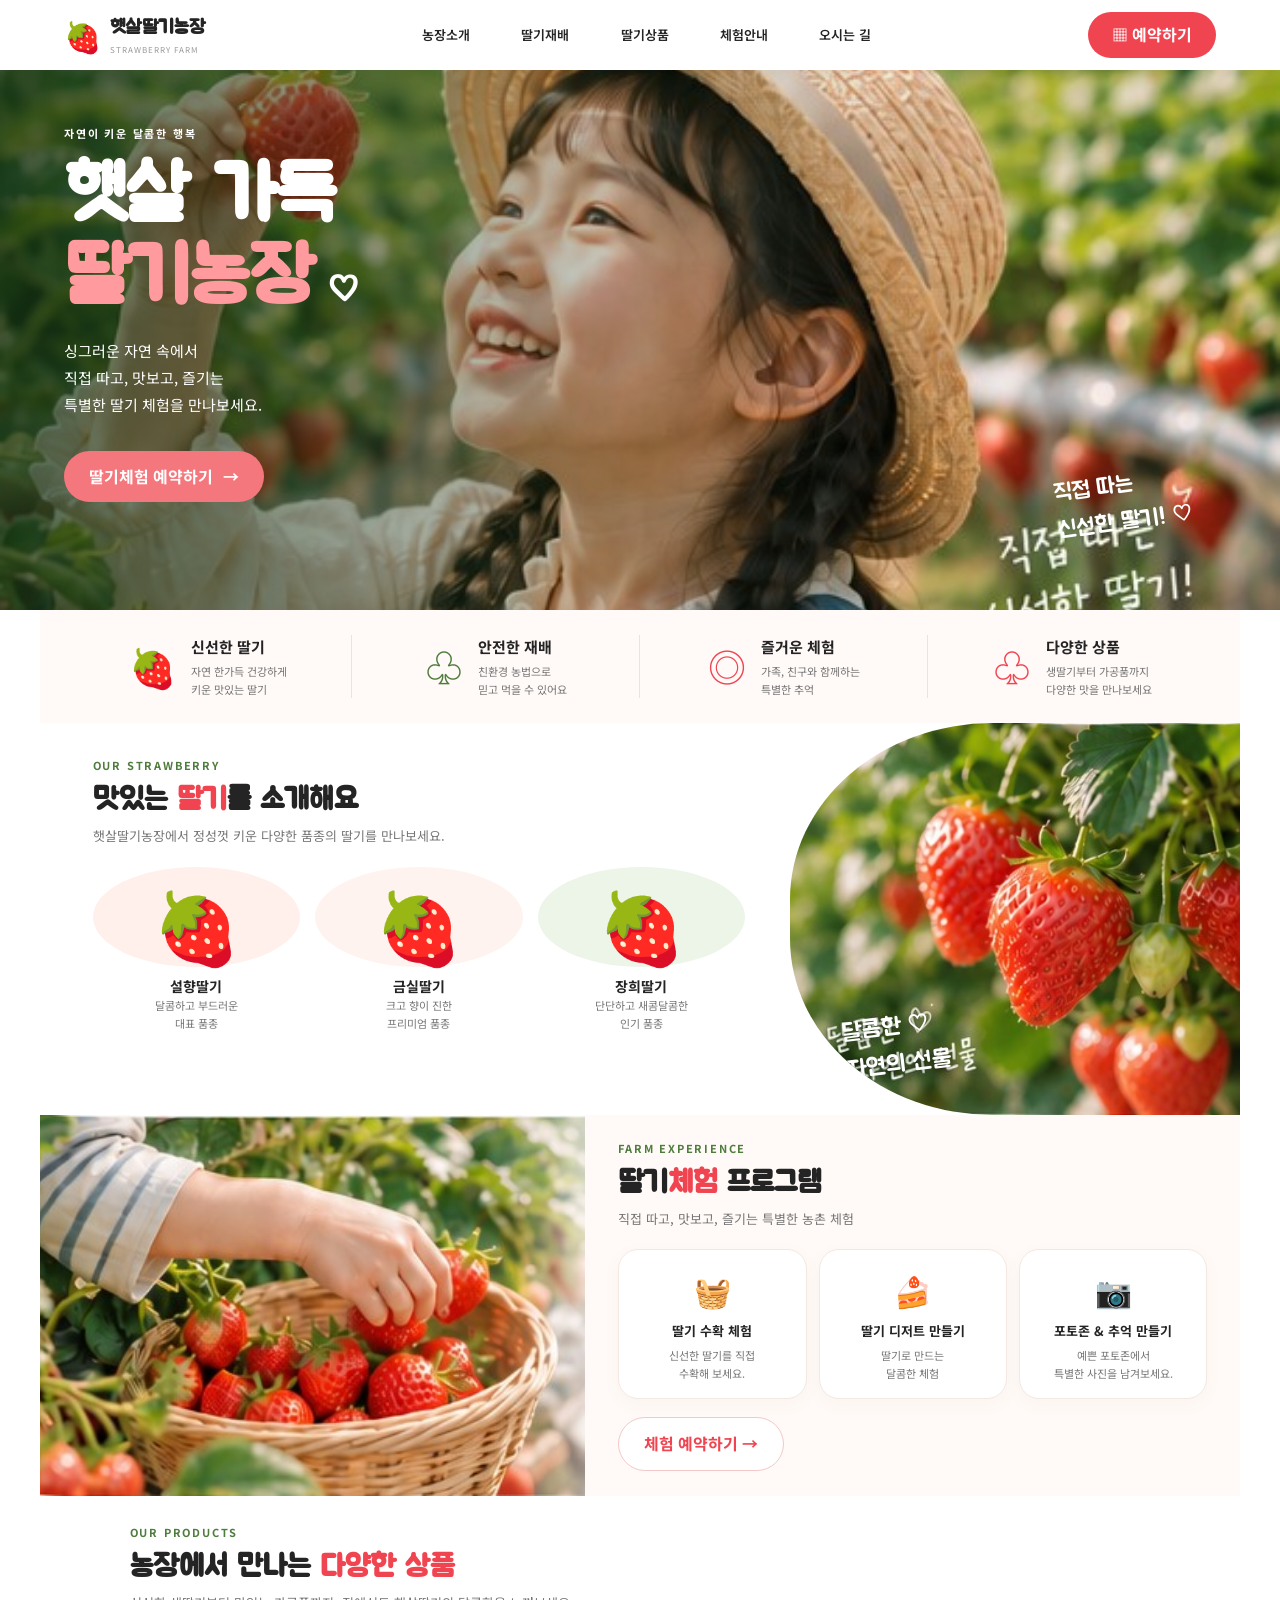
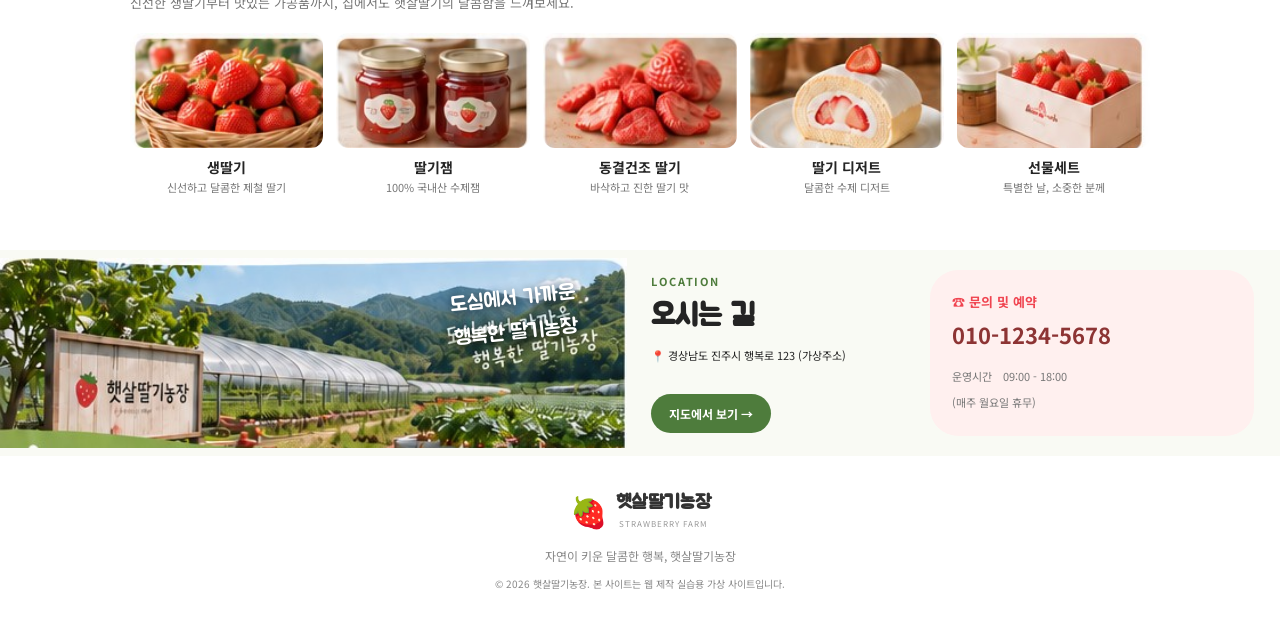
<file: index.html>
<!DOCTYPE html>
<html lang="ko">
<head>
  <meta charset="UTF-8">
  <meta name="viewport" content="width=device-width, initial-scale=1.0">
  <meta name="description" content="햇살딸기농장 - 자연이 키운 달콤한 행복, 신선한 딸기와 딸기 체험을 만나보세요.">
  <title>햇살딸기농장 | 자연이 키운 달콤한 행복</title>
  <link rel="preconnect" href="https://fonts.googleapis.com">
  <link rel="preconnect" href="https://fonts.gstatic.com" crossorigin>
  <link href="https://fonts.googleapis.com/css2?family=Jua&family=Noto+Sans+KR:wght@400;500;600;700;800&display=swap" rel="stylesheet">
  <link rel="stylesheet" href="css/style.css">
</head>
<body>
  <header class="site-header">
    <div class="nav-wrap">
      <a class="brand" href="index.html" aria-label="햇살딸기농장 홈">
        <span class="brand-mark">🍓</span><span><b>햇살딸기농장</b><small>STRAWBERRY FARM</small></span>
      </a>
      <button class="menu-toggle" aria-label="메뉴 열기" aria-expanded="false">☰</button>
      <nav class="main-nav">
        <a href="#farm">농장소개</a><a href="#varieties">딸기재배</a><a href="#products">딸기상품</a>
        <a href="#experience">체험안내</a><a href="#location">오시는 길</a>
      </nav>
      <button class="btn btn-red nav-book booking-open">▦ 예약하기</button>
    </div>
  </header>

  <main>
    <section class="hero">
      <img class="hero-photo" src="assets/hero.jpg" alt="딸기밭에서 잘 익은 딸기를 수확하는 어린이">
      <div class="hero-shade"></div>
      <div class="hero-content">
        <p class="eyebrow light">자연이 키운 달콤한 행복</p>
        <h1>햇살 가득<br><em>딸기농장</em><span class="heart">♡</span></h1>
        <p class="hero-copy">싱그러운 자연 속에서<br>직접 따고, 맛보고, 즐기는<br>특별한 딸기 체험을 만나보세요.</p>
        <button class="btn btn-coral booking-open">딸기체험 예약하기 <span>→</span></button>
      </div>
      <p class="hero-note">직접 따는<br>신선한 딸기! ♡</p>
    </section>

    <section class="benefits">
      <article><span class="benefit-icon">🍓</span><div><b>신선한 딸기</b><small>자연 한가득 건강하게<br>키운 맛있는 딸기</small></div></article>
      <article><span class="benefit-icon green">♧</span><div><b>안전한 재배</b><small>친환경 농법으로<br>믿고 먹을 수 있어요</small></div></article>
      <article><span class="benefit-icon">◎</span><div><b>즐거운 체험</b><small>가족, 친구와 함께하는<br>특별한 추억</small></div></article>
      <article><span class="benefit-icon">♧</span><div><b>다양한 상품</b><small>생딸기부터 가공품까지<br>다양한 맛을 만나보세요</small></div></article>
    </section>

    <section class="varieties section" id="varieties">
      <div class="variety-copy">
        <p class="eyebrow">OUR STRAWBERRY</p>
        <h2>맛있는 <em>딸기</em>를 소개해요</h2>
        <p class="section-desc">햇살딸기농장에서 정성껏 키운 다양한 품종의 딸기를 만나보세요.</p>
        <div class="variety-list">
          <article><div class="berry berry-one">🍓</div><b>설향딸기</b><small>달콤하고 부드러운<br>대표 품종</small></article>
          <article><div class="berry berry-two">🍓</div><b>금실딸기</b><small>크고 향이 진한<br>프리미엄 품종</small></article>
          <article><div class="berry berry-three">🍓</div><b>장희딸기</b><small>단단하고 새콤달콤한<br>인기 품종</small></article>
        </div>
      </div>
      <div class="variety-photo"><img src="assets/strawberry-field.jpg" alt="초록 잎 사이로 익어가는 탐스러운 딸기"><span>달콤한 ♡<br>자연의 선물</span></div>
    </section>

    <section class="experience section" id="experience">
      <div class="experience-photo"><img src="assets/picking.jpg" alt="바구니에 딸기를 수확하는 체험"></div>
      <div class="experience-content">
        <p class="eyebrow">FARM EXPERIENCE</p>
        <h2>딸기<em>체험</em> 프로그램</h2>
        <p class="section-desc">직접 따고, 맛보고, 즐기는 특별한 농촌 체험</p>
        <div class="experience-cards">
          <article><span>🧺</span><b>딸기 수확 체험</b><small>신선한 딸기를 직접<br>수확해 보세요.</small></article>
          <article><span>🍰</span><b>딸기 디저트 만들기</b><small>딸기로 만드는<br>달콤한 체험</small></article>
          <article><span>📷</span><b>포토존 & 추억 만들기</b><small>예쁜 포토존에서<br>특별한 사진을 남겨보세요.</small></article>
        </div>
        <button class="btn btn-outline booking-open">체험 예약하기 →</button>
      </div>
    </section>

    <section class="products section" id="products">
      <p class="eyebrow">OUR PRODUCTS</p>
      <h2>농장에서 만나는 <em>다양한 상품</em></h2>
      <p class="section-desc">신선한 생딸기부터 맛있는 가공품까지, 집에서도 햇살딸기의 달콤함을 느껴보세요.</p>
      <div class="product-grid">
        <a class="product-card" href="product.html" aria-label="생딸기 상세페이지 보기"><img src="assets/fresh-strawberry.jpg" alt="바구니에 담긴 신선한 생딸기"><b>생딸기</b><small>신선하고 달콤한 제철 딸기</small><span class="more">상품 자세히 보기 →</span></a>
        <article class="product-card"><img src="assets/jam.jpg" alt="수제 딸기잼 병"><b>딸기잼</b><small>100% 국내산 수제잼</small></article>
        <article class="product-card"><img src="assets/dried-strawberry.jpg" alt="먹기 좋게 손질한 동결건조 딸기"><b>동결건조 딸기</b><small>바삭하고 진한 딸기 맛</small></article>
        <article class="product-card"><img src="assets/dessert.jpg" alt="딸기가 들어간 디저트"><b>딸기 디저트</b><small>달콤한 수제 디저트</small></article>
        <article class="product-card"><img src="assets/gift-set.jpg" alt="딸기 선물 세트"><b>선물세트</b><small>특별한 날, 소중한 분께</small></article>
      </div>
    </section>

    <section class="location" id="location">
      <div class="farm-photo"><img src="assets/farm.jpg" alt="햇살딸기농장 전경"><span>도심에서 가까운<br>행복한 딸기농장</span></div>
      <div class="location-info"><p class="eyebrow">LOCATION</p><h2>오시는 길</h2><p>📍 경상남도 진주시 행복로 123 (가상주소)</p><a class="btn btn-green" href="https://www.google.com/maps/search/?api=1&query=경상남도+진주시+행복로+123" target="_blank" rel="noopener">지도에서 보기 →</a></div>
      <div class="contact-card"><b>☎ 문의 및 예약</b><strong>010-1234-5678</strong><small>운영시간　09:00 - 18:00<br>(매주 월요일 휴무)</small></div>
    </section>
  </main>

  <footer><a class="brand" href="#"><span class="brand-mark">🍓</span><span><b>햇살딸기농장</b><small>STRAWBERRY FARM</small></span></a><p>자연이 키운 달콤한 행복, 햇살딸기농장</p><small>© 2026 햇살딸기농장. 본 사이트는 웹 제작 실습용 가상 사이트입니다.</small></footer>

  <!-- 예약 팝업: 예약 정보 입력 후 확인 메시지를 표시합니다. -->
  <div class="modal" id="bookingModal" aria-hidden="true">
    <div class="modal-backdrop"></div>
    <div class="modal-panel" role="dialog" aria-modal="true" aria-labelledby="modalTitle">
      <button class="modal-close" aria-label="팝업 닫기">×</button>
      <p class="eyebrow">BOOKING</p><h2 id="modalTitle">딸기 체험 예약하기 🍓</h2>
      <p class="section-desc">원하시는 날짜와 인원을 선택해 주세요.</p>
      <form id="bookingForm">
        <label>예약자 이름<input name="name" type="text" placeholder="이름을 입력해 주세요" required></label>
        <label>연락처<input name="phone" type="tel" placeholder="010-0000-0000" required></label>
        <label>체험 날짜<input name="date" type="date" required></label>
        <label>참여 인원<select name="people"><option>1명</option><option selected>2명</option><option>3명</option><option>4명</option><option>5명 이상</option></select></label>
        <button class="btn btn-red submit-btn" type="submit">예약 신청하기</button>
      </form>
      <p class="form-note">※ 실습용 화면으로 실제 예약·결제는 진행되지 않습니다.</p>
    </div>
  </div>
  <script src="js/main.js"></script>
</body>
</html>
</file>
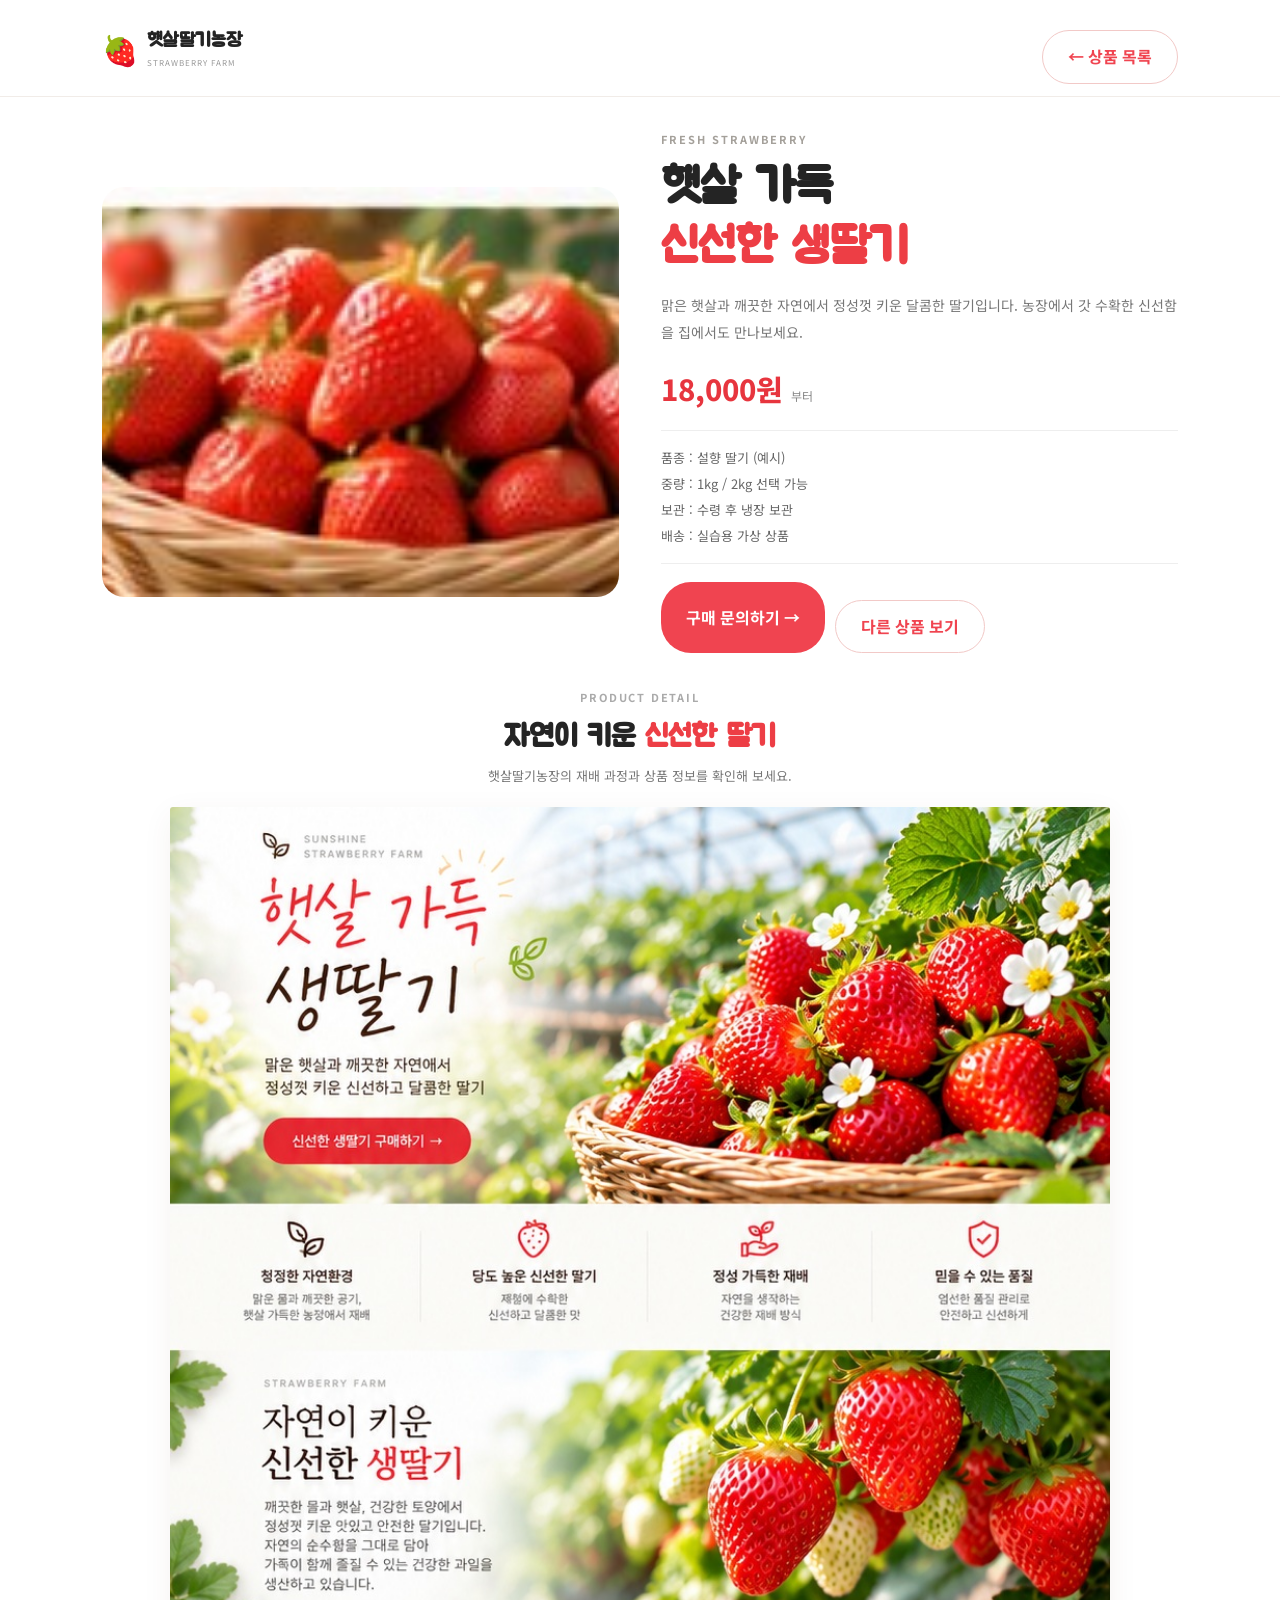
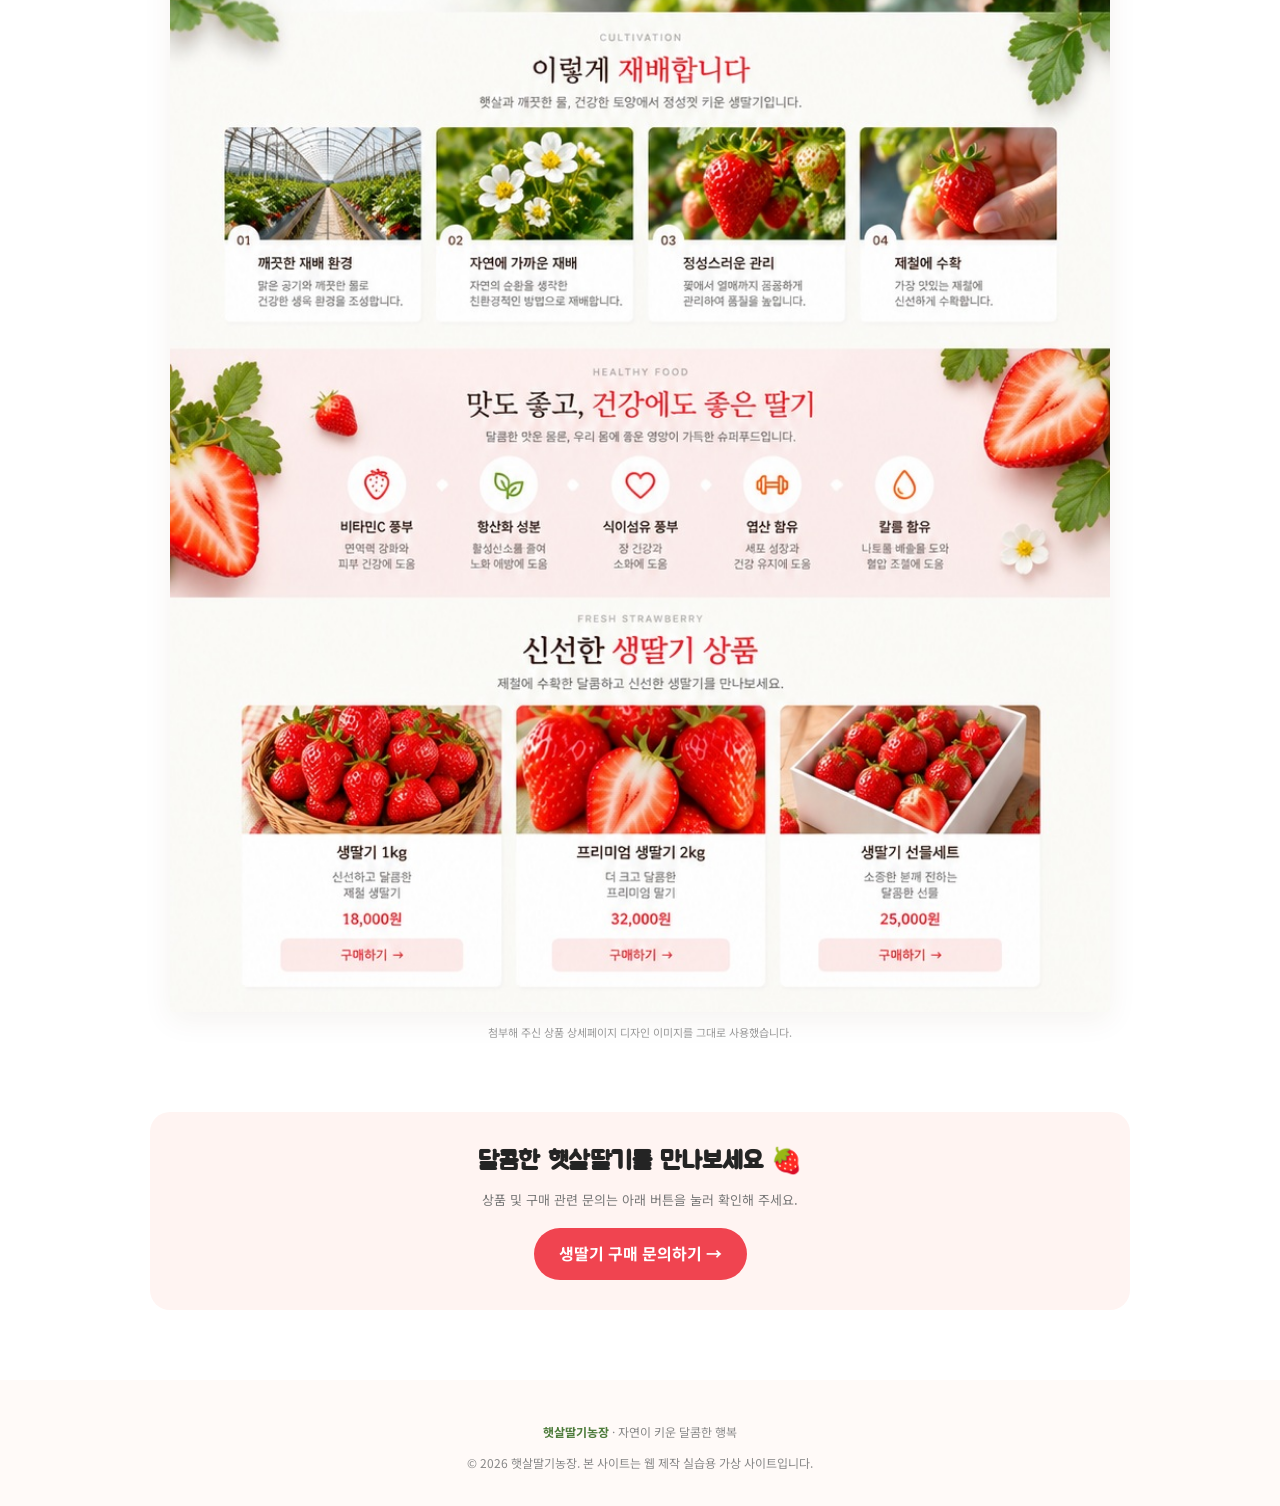
<file: product.html>
<!DOCTYPE html>
<html lang="ko">
<head>
  <meta charset="UTF-8">
  <meta name="viewport" content="width=device-width, initial-scale=1.0">
  <meta name="description" content="햇살딸기농장의 신선한 생딸기 상품 상세페이지">
  <title>신선한 생딸기 상품 | 햇살딸기농장</title>
  <link rel="preconnect" href="https://fonts.googleapis.com">
  <link rel="preconnect" href="https://fonts.gstatic.com" crossorigin>
  <link href="https://fonts.googleapis.com/css2?family=Jua&family=Noto+Sans+KR:wght@400;500;600;700;800&display=swap" rel="stylesheet">
  <link rel="stylesheet" href="css/style.css">
  <style>
    /* 상품 상세페이지 전용 스타일 */
    .detail-header{background:#fff;position:sticky;top:0;z-index:10;border-bottom:1px solid #f1ece8}
    .detail-header-inner{max-width:1120px;margin:auto;padding:12px 22px;display:flex;align-items:center;justify-content:space-between}
    .detail-header .brand{display:flex;align-items:center;gap:9px}
    .detail-header .brand-mark{font-size:29px}
    .detail-header .brand b{font-family:'Jua',sans-serif;font-size:19px}
    .detail-header .brand small{display:block;font-size:8px;letter-spacing:1px;color:#999}
    .detail-top{max-width:1120px;margin:34px auto 26px;padding:0 22px;display:grid;grid-template-columns:1fr 1fr;gap:42px;align-items:center}
    .detail-top-photo{height:410px;border-radius:22px;overflow:hidden;background:#fff3ed}
    .detail-top-photo img{width:100%;height:100%;object-fit:cover}
    .detail-info .eyebrow{color:#a4a09a;letter-spacing:2px}
    .detail-info h1{font-family:'Jua',sans-serif;font-size:clamp(32px,4vw,48px);line-height:1.25;margin:10px 0}
    .detail-info h1 em{font-style:normal;color:#ed3e45}
    .detail-info .lead{color:#777;font-size:14px;line-height:1.9}
    .detail-price{font-size:29px;font-weight:800;color:#e7353e;margin:20px 0 4px}
    .detail-price small{font-size:12px;color:#888;font-weight:400}
    .detail-spec{border-top:1px solid #eee;border-bottom:1px solid #eee;padding:14px 0;margin:18px 0;color:#666;font-size:13px;line-height:2}
    .detail-actions{display:flex;gap:10px;flex-wrap:wrap}
    .detail-actions .btn{min-width:145px}
    .detail-image-section{max-width:980px;margin:0 auto 70px;padding:0 20px}
    .detail-image-heading{text-align:center;margin:36px 0 20px}
    .detail-image-heading .eyebrow{color:#aaa}
    .detail-image-heading h2{font-family:'Jua',sans-serif;font-size:30px;margin:5px 0}
    .detail-image-heading h2 em{font-style:normal;color:#ed3e45}
    .detail-long-image{width:100%;height:auto;display:block;border-radius:3px;box-shadow:0 8px 30px #583a2410}
    .detail-image-caption{text-align:center;color:#999;font-size:11px;margin:12px 0 0}
    .detail-bottom-cta{max-width:980px;margin:0 auto 70px;padding:30px 22px;text-align:center;background:#fff4f2;border-radius:20px}
    .detail-bottom-cta h2{font-family:'Jua';font-size:25px;margin:0 0 8px}
    .detail-bottom-cta p{font-size:13px;color:#777;margin:0 0 18px}
    .detail-footer{padding:30px 20px;text-align:center;background:#fffaf8;color:#888;font-size:11px}
    .detail-footer a{color:#4e7c3c;font-weight:700}
    .order-modal{display:none;position:fixed;inset:0;z-index:30;align-items:center;justify-content:center;padding:18px}
    .order-modal.open{display:flex}
    .order-backdrop{position:absolute;inset:0;background:#171717a8}
    .order-panel{position:relative;width:min(100%,430px);max-height:90vh;overflow:auto;background:#fff;border-radius:22px;padding:30px}
    .order-panel h2{font-family:'Jua';font-size:27px;margin:0 0 8px}
    .order-panel p{font-size:12px;color:#888}
    .order-close{position:absolute;right:16px;top:10px;border:0;background:none;font-size:29px;color:#777}
    .order-panel label{display:block;margin:13px 0;font-size:12px;font-weight:700}
    .order-panel input,.order-panel select{display:block;width:100%;padding:12px;margin-top:6px;border:1px solid #e7dfdc;border-radius:9px;font:inherit}
    .order-panel .btn{width:100%;margin-top:8px}
    @media(max-width:760px){
      .detail-top{grid-template-columns:1fr;gap:22px;margin-top:22px}
      .detail-top-photo{height:300px}
      .detail-info h1{font-size:36px}
      .detail-image-section{padding:0 12px;margin-bottom:38px}
      .detail-image-heading h2{font-size:25px}
      .detail-bottom-cta{margin:0 12px 40px;padding:25px 15px}
    }
    @media(max-width:420px){
      .detail-header-inner{padding:10px 14px}
      .detail-header .brand b{font-size:16px}
      .detail-top{padding:0 15px}
      .detail-top-photo{height:245px}
      .detail-actions .btn{flex:1;padding:12px 10px;font-size:12px}
      .order-panel{padding:25px 20px}
    }
  </style>
</head>
<body>
  <header class="detail-header">
    <div class="detail-header-inner">
      <a class="brand" href="index.html" aria-label="햇살딸기농장 메인으로">
        <span class="brand-mark">🍓</span>
        <span><b>햇살딸기농장</b><small>STRAWBERRY FARM</small></span>
      </a>
      <a class="btn btn-outline" href="index.html#products">← 상품 목록</a>
    </div>
  </header>

  <main>
    <!-- 상품 요약 영역: 대표 사진, 상품명, 가격, 구매 버튼 -->
    <section class="detail-top">
      <div class="detail-top-photo">
        <img src="assets/fresh-strawberry.jpg" alt="햇살딸기농장의 신선한 생딸기">
      </div>
      <div class="detail-info">
        <p class="eyebrow">FRESH STRAWBERRY</p>
        <h1>햇살 가득<br><em>신선한 생딸기</em></h1>
        <p class="lead">맑은 햇살과 깨끗한 자연에서 정성껏 키운 달콤한 딸기입니다. 농장에서 갓 수확한 신선함을 집에서도 만나보세요.</p>
        <div class="detail-price">18,000원 <small>부터</small></div>
        <div class="detail-spec">
          품종 : 설향 딸기 (예시)<br>
          중량 : 1kg / 2kg 선택 가능<br>
          보관 : 수령 후 냉장 보관<br>
          배송 : 실습용 가상 상품
        </div>
        <div class="detail-actions">
          <button class="btn btn-red order-open">구매 문의하기 →</button>
          <a class="btn btn-outline" href="index.html#products">다른 상품 보기</a>
        </div>
      </div>
    </section>

    <!-- 첨부된 세로형 상세페이지 디자인 이미지를 실제 이미지로 삽입 -->
    <section class="detail-image-section">
      <div class="detail-image-heading">
        <p class="eyebrow">PRODUCT DETAIL</p>
        <h2>자연이 키운 <em>신선한 딸기</em></h2>
        <p class="section-desc">햇살딸기농장의 재배 과정과 상품 정보를 확인해 보세요.</p>
      </div>
      <img class="detail-long-image" src="assets/strawberry-detail.jpg" alt="햇살 가득 생딸기 상품 상세페이지 이미지: 농장 소개, 재배 과정, 영양 정보 및 상품 안내">
      <p class="detail-image-caption">첨부해 주신 상품 상세페이지 디자인 이미지를 그대로 사용했습니다.</p>
    </section>

    <section class="detail-bottom-cta">
      <h2>달콤한 햇살딸기를 만나보세요 🍓</h2>
      <p>상품 및 구매 관련 문의는 아래 버튼을 눌러 확인해 주세요.</p>
      <button class="btn btn-red order-open">생딸기 구매 문의하기 →</button>
    </section>
  </main>

  <footer class="detail-footer">
    <p><a href="index.html">햇살딸기농장</a> · 자연이 키운 달콤한 행복</p>
    <p>© 2026 햇살딸기농장. 본 사이트는 웹 제작 실습용 가상 사이트입니다.</p>
  </footer>

  <!-- 구매 문의 팝업: 실제 결제나 주문 전송은 하지 않는 실습용 기능 -->
  <div class="order-modal" id="orderModal" aria-hidden="true">
    <div class="order-backdrop"></div>
    <div class="order-panel" role="dialog" aria-modal="true" aria-labelledby="orderTitle">
      <button class="order-close" aria-label="팝업 닫기">×</button>
      <p class="eyebrow">ORDER INQUIRY</p>
      <h2 id="orderTitle">생딸기 구매 문의 🍓</h2>
      <p>문의 정보를 입력하면 예시 접수 메시지가 표시됩니다.</p>
      <form id="orderForm">
        <label>이름<input name="name" type="text" placeholder="이름을 입력해 주세요" required></label>
        <label>연락처<input name="phone" type="tel" placeholder="010-0000-0000" required></label>
        <label>상품 선택
          <select name="product"><option>생딸기 1kg - 18,000원</option><option>프리미엄 생딸기 2kg - 32,000원</option><option>생딸기 선물세트 - 25,000원</option></select>
        </label>
        <button class="btn btn-red" type="submit">문의 내용 확인하기</button>
      </form>
      <p>※ 실습용 예시로 실제 주문·결제·개인정보 전송은 진행되지 않습니다.</p>
    </div>
  </div>

  <script>
    // 구매 문의 버튼을 누르면 팝업 열기
    const orderModal = document.getElementById('orderModal');
    document.querySelectorAll('.order-open').forEach(button => {
      button.addEventListener('click', () => {
        orderModal.classList.add('open');
        orderModal.setAttribute('aria-hidden', 'false');
        document.body.style.overflow = 'hidden';
      });
    });

    // 닫기 버튼, 배경, ESC 키로 팝업 닫기
    function closeOrderModal() {
      orderModal.classList.remove('open');
      orderModal.setAttribute('aria-hidden', 'true');
      document.body.style.overflow = '';
    }
    document.querySelector('.order-close').addEventListener('click', closeOrderModal);
    document.querySelector('.order-backdrop').addEventListener('click', closeOrderModal);
    document.addEventListener('keydown', event => {
      if (event.key === 'Escape') closeOrderModal();
    });

    // 실습용 폼: 실제 서버로 전송하지 않고 안내창만 표시
    document.getElementById('orderForm').addEventListener('submit', event => {
      event.preventDefault();
      const data = new FormData(event.currentTarget);
      alert(`${data.get('name')}님, 문의가 접수된 것으로 안내합니다.\n선택 상품: ${data.get('product')}\n\n※ 실습용 화면으로 실제 주문은 저장되지 않습니다.`);
      event.currentTarget.reset();
      closeOrderModal();
    });
  </script>
</body>
</html>
</file>
<file: css/style.css>
/* 기본 설정 */
:root{--red:#f04450;--coral:#f4777d;--green:#4e7c3c;--ink:#242424;--muted:#777;--cream:#fff9f6}
*{box-sizing:border-box}
html{scroll-behavior:smooth}
body{margin:0;color:var(--ink);font-family:'Noto Sans KR',sans-serif;line-height:1.6}
a{color:inherit;text-decoration:none}
button{font:inherit;cursor:pointer}
img{display:block;width:100%;height:100%;object-fit:cover}
.site-header{height:70px;background:rgba(255,255,255,.96);position:sticky;top:0;z-index:20;box-shadow:0 2px 12px #0000000a}
.nav-wrap{max-width:1200px;height:100%;margin:auto;padding:0 24px;display:flex;align-items:center;justify-content:space-between;gap:24px}
.brand{display:flex;align-items:center;gap:9px;white-space:nowrap}.brand-mark{font-size:30px}.brand b{display:block;font-family:'Jua',sans-serif;font-size:19px}.brand small{display:block;font-size:8px;color:#999;letter-spacing:1px}
.main-nav{display:flex;align-items:center;gap:clamp(18px,4vw,52px);font-size:13px;font-weight:600}.main-nav a:hover{color:var(--red)}
.btn{border:0;border-radius:30px;padding:13px 25px;display:inline-flex;align-items:center;justify-content:center;gap:10px;font-weight:700;transition:.2s}.btn:hover{transform:translateY(-2px);filter:brightness(.97)}
.btn-red{background:var(--red);color:white}.nav-book{padding:10px 24px}.btn-coral{background:var(--coral);color:white;margin-top:18px}.btn-outline{border:1px solid #f2c9c7;color:var(--red);background:white;margin-top:18px}.btn-green{background:var(--green);color:white;margin-top:18px}
.menu-toggle{display:none;border:0;background:none;font-size:25px}
.hero{height:clamp(420px,43vw,540px);position:relative;overflow:hidden;background:#34552d}.hero-photo{position:absolute;inset:0;object-position:center 42%}.hero-shade{position:absolute;inset:0;background:linear-gradient(90deg,rgba(17,49,20,.72),rgba(17,49,20,.28) 43%,transparent 75%)}
.hero-content{position:relative;z-index:1;max-width:1200px;margin:auto;padding:55px 24px;color:white}.eyebrow{font-size:11px;letter-spacing:1.8px;color:var(--green);font-weight:700;margin:0 0 6px}.eyebrow.light{color:#fff}.hero h1{font-family:'Jua',sans-serif;font-size:clamp(48px,6vw,76px);line-height:1.08;margin:12px 0}.hero h1 em{color:#ff9b9e;font-style:normal}.heart{font-size:36px;margin-left:14px}.hero-copy{font-size:15px;line-height:1.8;margin-top:18px}.hero-note{position:absolute;right:7%;bottom:45px;color:white;font-family:'Jua';font-size:23px;transform:rotate(-8deg)}
.benefits{display:grid;grid-template-columns:repeat(4,1fr);max-width:1200px;margin:auto;padding:25px 24px;background:#fff9f7}.benefits article{display:flex;align-items:center;justify-content:center;gap:15px;border-right:1px solid #f4dfda}.benefits article:last-child{border:0}.benefit-icon{font-size:38px;color:var(--red)}.benefit-icon.green{color:var(--green)}.benefits b,.benefits small{display:block}.benefits b{font-size:15px}.benefits small{font-size:11px;color:var(--muted);margin-top:4px}
.section{max-width:1200px;margin:auto}.varieties{display:grid;grid-template-columns:1.25fr .75fr;min-height:350px}.variety-copy{padding:34px 6% 28px 7%}.section h2,.location h2{font-family:'Jua',sans-serif;font-size:30px;line-height:1.3;margin:4px 0 6px}.section h2 em{font-style:normal;color:var(--red)}.section-desc{font-size:13px;color:#777;margin:0 0 20px}.variety-list{display:grid;grid-template-columns:repeat(3,1fr);gap:15px;text-align:center;margin-top:20px}.variety-list article b,.variety-list small{display:block}.variety-list b{font-size:14px}.variety-list small{font-size:11px;color:#777}.berry{height:100px;display:grid;place-items:center;font-size:70px;border-radius:50%;background:#fff0ec;margin-bottom:8px}.berry-two{background:#fff3ef}.berry-three{background:#edf5e9}.variety-photo{position:relative;min-height:350px;overflow:hidden;border-radius:45% 0 0 45%}.variety-photo img{object-position:center}.variety-photo span{position:absolute;bottom:30px;left:12%;font-family:'Jua';font-size:24px;color:white;text-shadow:0 2px 8px #0008;transform:rotate(-7deg)}
.experience{display:grid;grid-template-columns:1fr 1.2fr;align-items:stretch;background:#fffaf7}.experience-photo{min-height:330px}.experience-content{padding:25px 5%}.experience-cards{display:grid;grid-template-columns:repeat(3,1fr);gap:12px;margin-top:18px}.experience-cards article{background:white;border:1px solid #f4e8e3;border-radius:20px;padding:16px 8px;text-align:center;box-shadow:0 5px 18px #9a5c3b0a}.experience-cards span{display:block;color:var(--red);font-size:30px;margin-bottom:7px}.experience-cards b,.experience-cards small{display:block}.experience-cards b{font-size:13px}.experience-cards small{font-size:11px;color:#777;margin-top:5px}
.products{padding:28px 7% 38px}.product-grid{display:grid;grid-template-columns:repeat(5,1fr);gap:13px;margin-top:18px}.product-card{min-width:0;text-align:center;display:block;position:relative}.product-card img{height:115px;border-radius:12px;object-fit:cover;background:#f8eee9;transition:.25s}.product-card:hover img{transform:translateY(-3px);box-shadow:0 8px 20px #0002}.product-card b,.product-card small{display:block}.product-card b{font-size:14px;margin-top:8px}.product-card small{font-size:11px;color:#777}.more{display:block;font-size:10px;color:var(--red);opacity:0;transition:.2s}.product-card:hover .more{opacity:1}
.location{display:grid;grid-template-columns:1.25fr .55fr .75fr;align-items:center;background:#f9faf4;min-height:190px}.farm-photo{height:190px;position:relative}.farm-photo span{position:absolute;right:8%;top:24px;color:white;font-family:'Jua';font-size:21px;text-shadow:0 2px 8px #0009;transform:rotate(-6deg)}.location-info{padding:20px 24px}.location-info p:not(.eyebrow){font-size:11px}.location-info .btn{font-size:12px;padding:10px 18px}.contact-card{margin:20px 7%;padding:22px;background:#fff0ef;border-radius:28px}.contact-card b{display:block;color:var(--red);font-size:13px}.contact-card strong{display:block;font-size:22px;color:#8d3434;margin:4px 0 10px}.contact-card small{font-size:11px;color:#777}
footer{padding:30px 24px;text-align:center;background:#fff;color:#888}footer .brand{justify-content:center;color:#333}footer p{font-size:12px;margin:12px 0 4px}footer>small{font-size:10px}
.modal{display:none;position:fixed;inset:0;z-index:50;align-items:center;justify-content:center;padding:20px}.modal.is-open{display:flex}.modal-backdrop{position:absolute;inset:0;background:#171717a8}.modal-panel{position:relative;background:white;width:min(100%,460px);max-height:90vh;overflow:auto;padding:34px;border-radius:24px;box-shadow:0 20px 70px #0003}.modal-close{position:absolute;right:18px;top:12px;border:0;background:none;font-size:30px;color:#777}.modal-panel h2{font-family:'Jua';font-size:27px;margin:5px 0}.modal-panel form{display:grid;gap:12px}.modal-panel label{display:grid;gap:5px;font-size:12px;font-weight:700}.modal-panel input,.modal-panel select{width:100%;padding:12px;border:1px solid #e8e1dd;border-radius:10px;font:inherit;font-size:13px;background:#fff}.submit-btn{width:100%;margin-top:8px}.form-note{font-size:10px;color:#999;text-align:center;margin:12px 0 0}
/* 상품 상세 페이지 */
.detail-wrap{max-width:1100px;margin:55px auto;padding:0 24px;display:grid;grid-template-columns:1fr 1fr;gap:50px;align-items:center}.detail-image{height:440px;border-radius:24px;overflow:hidden}.detail-copy h1{font-family:'Jua';font-size:42px;margin:5px 0}.price{font-size:25px;color:var(--red);font-weight:800;margin:16px 0}.detail-copy p{color:#777;font-size:14px}.detail-copy ul{padding-left:20px;color:#555;font-size:13px;line-height:2}.back-link{display:inline-block;margin:25px 0;color:var(--green);font-weight:700}
@media(max-width:800px){.nav-wrap{gap:10px}.menu-toggle{display:block;order:3}.nav-book{margin-left:auto}.main-nav{display:none;position:absolute;top:70px;left:0;right:0;background:white;padding:18px 24px;box-shadow:0 8px 15px #0001;flex-direction:column;gap:16px}.main-nav.open{display:flex}.hero{height:500px}.hero-photo{object-position:58% center}.hero-content{padding:65px 7%}.hero-note{right:5%;font-size:18px}.benefits{grid-template-columns:repeat(2,1fr);gap:18px}.benefits article:nth-child(2){border:0}.varieties{grid-template-columns:1fr}.variety-photo{min-height:260px;border-radius:0}.experience{grid-template-columns:1fr}.experience-photo{min-height:260px}.experience-content{padding:28px 6%}.location{grid-template-columns:1fr 1fr}.farm-photo{grid-column:1/-1;height:230px}.contact-card{margin:15px}.product-grid{grid-template-columns:repeat(3,1fr)}.detail-wrap{grid-template-columns:1fr;gap:25px;margin:30px auto}.detail-image{height:320px}}
@media(max-width:480px){.site-header{height:62px}.nav-wrap{padding:0 14px}.brand-mark{font-size:25px}.brand b{font-size:16px}.nav-book{padding:9px 14px;font-size:11px}.main-nav{top:62px}.hero{height:490px}.hero-photo{object-position:62% center}.hero-shade{background:linear-gradient(90deg,#193b21c9,#193b2160 70%,transparent)}.hero-content{padding:58px 22px}.hero h1{font-size:53px}.hero-copy{font-size:13px}.hero-note{bottom:25px}.benefits{padding:20px 10px;gap:14px 5px}.benefits article{justify-content:flex-start;padding-left:8px;gap:8px}.benefit-icon{font-size:29px}.benefits b{font-size:12px}.benefits small{font-size:9px}.variety-copy{padding:28px 18px}.section h2,.location h2{font-size:25px}.variety-list{gap:7px}.berry{height:75px;font-size:52px}.variety-list b{font-size:12px}.variety-list small{font-size:9px}.experience-cards{gap:7px}.experience-cards article{padding:12px 5px}.experience-cards b{font-size:10px}.experience-cards small{font-size:9px}.experience-cards span{font-size:25px}.products{padding:28px 16px}.product-grid{grid-template-columns:repeat(2,1fr);gap:18px 12px}.product-card img{height:125px}.product-card b{font-size:13px}.location{grid-template-columns:1fr}.farm-photo{grid-column:auto;height:190px}.location-info{padding:22px}.contact-card{margin:0 18px 22px}.detail-copy h1{font-size:34px}.modal-panel{padding:28px 22px}}
</file>
